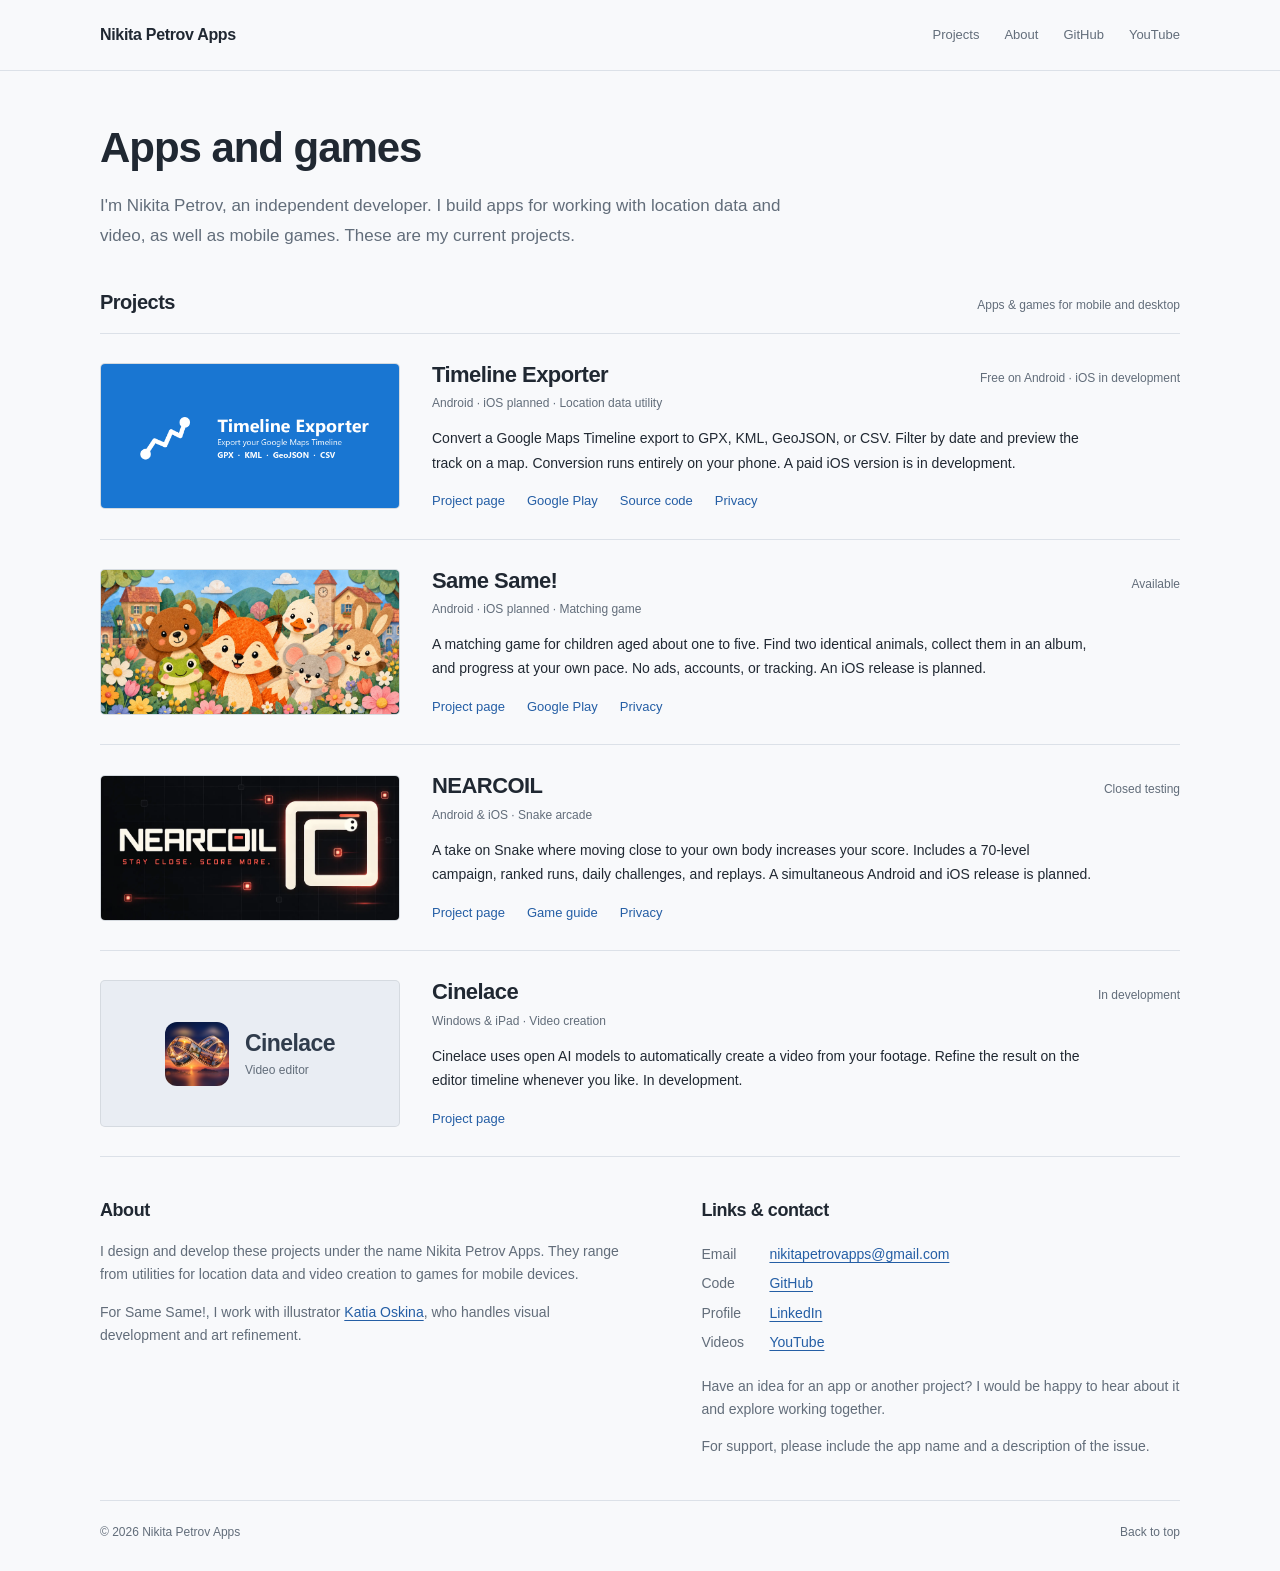
<file: index.html>
<!doctype html>
<html lang="en">
<head>
<script defer src="https://cloud.umami.is/script.js" data-website-id="5e2cd663-6ad2-4dd6-bb33-b5962e952df7"></script>
  <meta charset="utf-8">
  <meta name="viewport" content="width=device-width, initial-scale=1">
  <meta name="theme-color" content="#f8f9fb">
  <title>Nikita Petrov Apps — Apps and games</title>
  <meta name="description" content="Apps for location data and video, and mobile games by independent developer Nikita Petrov.">
  <link rel="canonical" href="https://nikitapetrovapps.com/">
  <meta property="og:type" content="website">
  <meta property="og:title" content="Nikita Petrov Apps">
  <meta property="og:description" content="Apps and games by Nikita Petrov. Project information, downloads, and development status.">
  <meta property="og:url" content="https://nikitapetrovapps.com/">
  <link rel="icon" href="assets/favicon.svg" type="image/svg+xml">
  <link rel="stylesheet" href="assets/studio.css?v=2">
  <link rel="stylesheet" href="style.css?v=2">
  <script src="assets/studio.js?v=2" defer></script>
</head>
<body id="top">
  <a class="skip-link" href="#main">Skip to content</a>
  <header class="studio-bar"><div class="studio-bar-inner">
    <a class="studio-brand" href="/" data-local="nikkittap.github.io/index.html" aria-label="Nikita Petrov Apps home">Nikita Petrov Apps</a>
    <nav class="studio-nav" aria-label="Main navigation"><a href="#projects">Projects</a><a class="studio-about-link" href="#about">About</a><a href="https://github.com/NikkittaP">GitHub</a><a class="studio-youtube" href="https://www.youtube.com/@NikitaPetrovApps">YouTube</a></nav>
  </div></header>
  <main id="main" class="container">
    <section class="intro" aria-labelledby="intro-title">
      <h1 id="intro-title">Apps and games</h1>
      <p>I'm Nikita Petrov, an independent developer. I build apps for working with location data and video, as well as mobile games. These are my current projects.</p>
    </section>
    <section class="projects" id="projects" aria-labelledby="projects-title">
      <div class="section-heading"><h2 id="projects-title">Projects</h2><span>Apps & games for mobile and desktop</span></div>
      <article class="project">
        <a class="project-preview" href="/timeline-exporter/" data-local="timeline-exporter/index.html" aria-label="Timeline Exporter project page"><img src="assets/timeline.png" width="1024" height="500" alt="Timeline Exporter — export to GPX, KML, GeoJSON and CSV"></a>
        <div class="project-info"><div class="project-heading"><h3><a href="/timeline-exporter/" data-local="timeline-exporter/index.html">Timeline Exporter</a></h3><span class="project-status">Free on Android · iOS in development</span></div><p class="project-type">Android · iOS planned · Location data utility</p><p>Convert a Google Maps Timeline export to GPX, KML, GeoJSON, or CSV. Filter by date and preview the track on a map. Conversion runs entirely on your phone. A paid iOS version is in development.</p><div class="project-links"><a href="/timeline-exporter/" data-local="timeline-exporter/index.html">Project page</a><a href="https://play.google.com/store/apps/details?id=io.github.nikkittap.timelineexporter">Google Play</a><a href="https://github.com/NikkittaP/timeline-exporter">Source code</a><a href="/timeline-exporter/PRIVACY.html" data-local="timeline-exporter/PRIVACY.md">Privacy</a></div></div>
      </article>
      <article class="project">
        <a class="project-preview" href="/same-same-game/" data-local="same-same-game/index.html" aria-label="Same Same! project page"><img src="assets/same-same.webp" width="1794" height="876" alt="Same Same! paper-collage animals"></a>
        <div class="project-info"><div class="project-heading"><h3><a href="/same-same-game/" data-local="same-same-game/index.html">Same Same!</a></h3><span class="project-status">Available</span></div><p class="project-type">Android · iOS planned · Matching game</p><p>A matching game for children aged about one to five. Find two identical animals, collect them in an album, and progress at your own pace. No ads, accounts, or tracking. An iOS release is planned.</p><div class="project-links"><a href="/same-same-game/" data-local="same-same-game/index.html">Project page</a><a href="https://play.google.com/store/apps/details?id=com.nikitapetrovapps.samesame">Google Play</a><a href="/same-same-game/privacy/" data-local="same-same-game/privacy/index.html">Privacy</a></div></div>
      </article>
      <article class="project">
        <a class="project-preview" href="/nearcoil-game/" data-local="nearcoil-game/index.html" aria-label="NEARCOIL project page"><img src="assets/nearcoil.webp" width="1794" height="876" loading="lazy" alt="NEARCOIL snake arcade artwork"></a>
        <div class="project-info"><div class="project-heading"><h3><a href="/nearcoil-game/" data-local="nearcoil-game/index.html">NEARCOIL</a></h3><span class="project-status">Closed testing</span></div><p class="project-type">Android &amp; iOS · Snake arcade</p><p>A take on Snake where moving close to your own body increases your score. Includes a 70-level campaign, ranked runs, daily challenges, and replays. A simultaneous Android and iOS release is planned.</p><div class="project-links"><a href="/nearcoil-game/" data-local="nearcoil-game/index.html">Project page</a><a href="/nearcoil-game/wiki/" data-local="nearcoil-game/wiki/index.html">Game guide</a><a href="/nearcoil-game/privacy/" data-local="nearcoil-game/privacy/index.html">Privacy</a></div></div>
      </article>
      <article class="project">
        <a class="project-preview cinelace-preview" href="/cinelace-app/" data-local="cinelace-app/index.html" aria-label="Cinelace project page"><img src="assets/cinelace-icon.png" width="1024" height="1024" loading="lazy" alt=""><span>Cinelace<small>Video editor</small></span></a>
        <div class="project-info"><div class="project-heading"><h3><a href="/cinelace-app/" data-local="cinelace-app/index.html">Cinelace</a></h3><span class="project-status">In development</span></div><p class="project-type">Windows &amp; iPad · Video creation</p><p>Cinelace uses open AI models to automatically create a video from your footage. Refine the result on the editor timeline whenever you like. In development.</p><div class="project-links"><a href="/cinelace-app/" data-local="cinelace-app/index.html">Project page</a></div></div>
      </article>
    </section>
    <section class="about" id="about" aria-labelledby="about-title">
      <div><h2 id="about-title">About</h2><p>I design and develop these projects under the name Nikita Petrov Apps. They range from utilities for location data and video creation to games for mobile devices.</p><p>For Same Same!, I work with illustrator <a href="https://katiaoskina.com/">Katia Oskina</a>, who handles visual development and art refinement.</p></div>
      <div class="contact"><h2>Links & contact</h2><dl><div><dt>Email</dt><dd><a href="mailto:nikitapetrovapps@gmail.com">nikitapetrovapps@gmail.com</a></dd></div><div><dt>Code</dt><dd><a href="https://github.com/NikkittaP">GitHub</a></dd></div><div><dt>Profile</dt><dd><a href="https://www.linkedin.com/in/nikitaapetrov/">LinkedIn</a></dd></div><div><dt>Videos</dt><dd><a href="https://www.youtube.com/@NikitaPetrovApps">YouTube</a></dd></div></dl><p>Have an idea for an app or another project? I would be happy to hear about it and explore working together.</p><p>For support, please include the app name and a description of the issue.</p></div>
    </section>
  </main>
  <footer class="home-footer container"><span>© 2026 Nikita Petrov Apps</span><a href="#top">Back to top</a></footer>
</body>
</html>
</file>
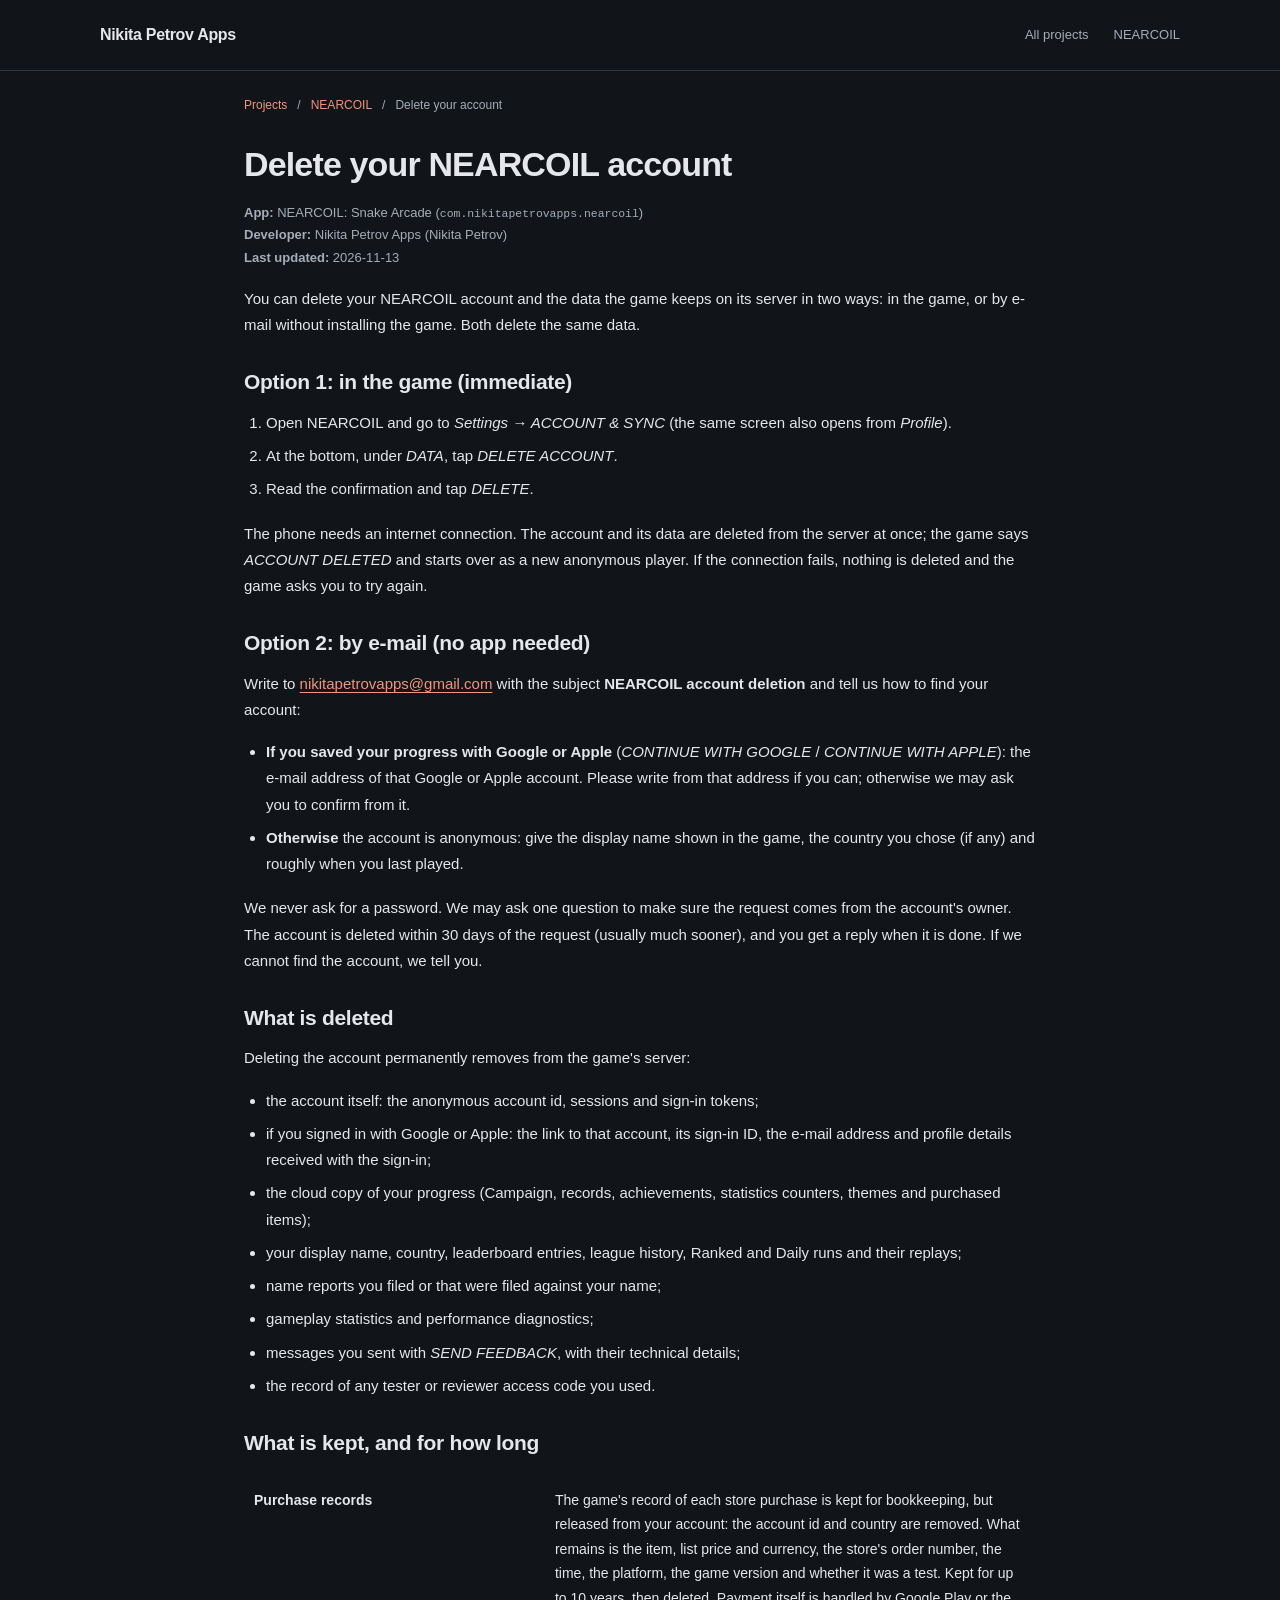
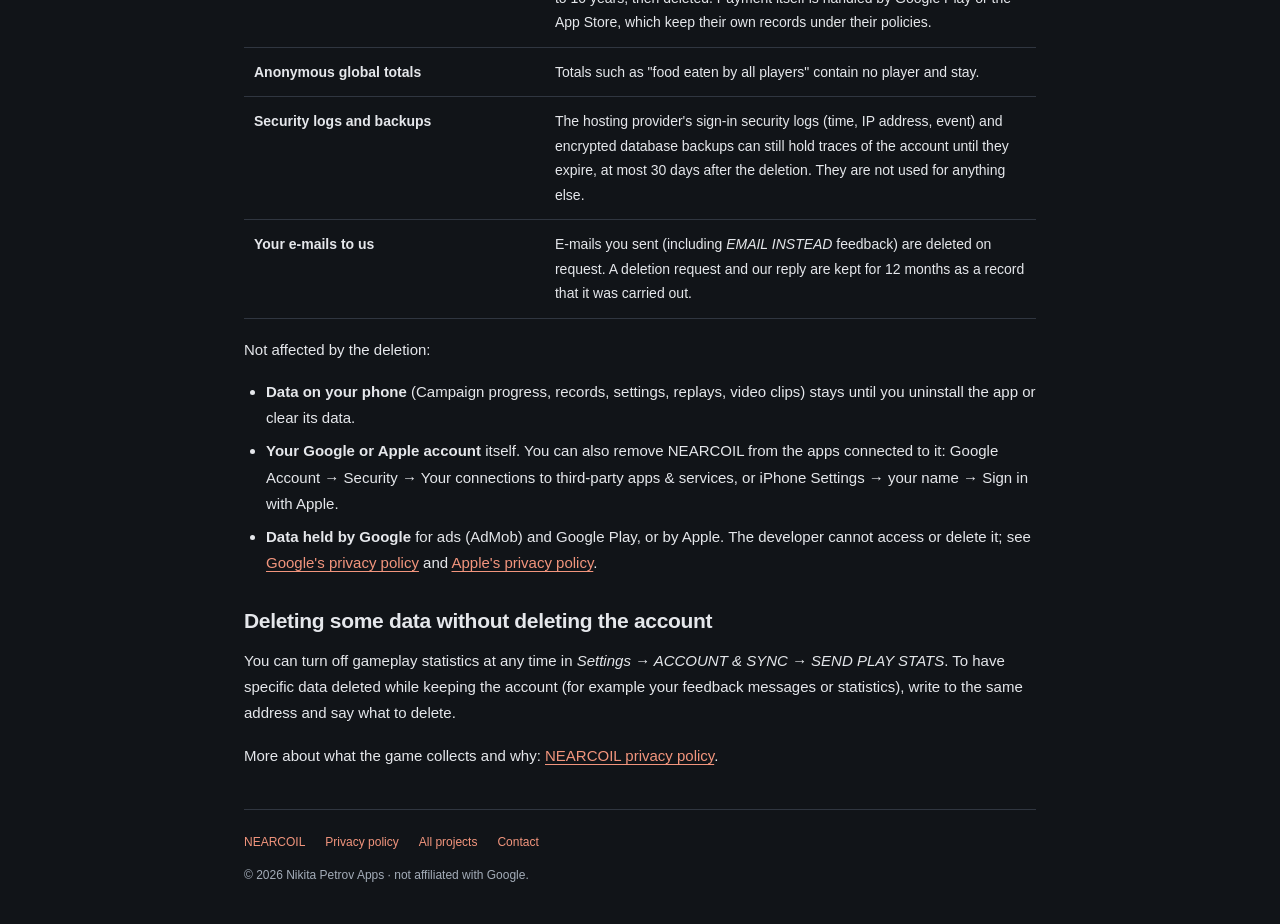
<file: nearcoil/delete-account/index.html>
<!DOCTYPE html>
<html lang="en">
<head>
<script defer src="https://cloud.umami.is/script.js" data-website-id="5e2cd663-6ad2-4dd6-bb33-b5962e952df7"></script>
<meta charset="utf-8">
<meta name="viewport" content="width=device-width, initial-scale=1">
<title>Delete your account — NEARCOIL</title>
<meta name="description" content="How to delete your NEARCOIL account and its data: in the game (Settings → ACCOUNT &amp; SYNC → DELETE ACCOUNT) or by e-mail without installing the game. What is deleted, what is kept and for how long.">
<link rel="canonical" href="https://nikitapetrovapps.com/nearcoil/delete-account/">
<meta name="robots" content="index,follow">
<link rel="icon" href="/assets/favicon.svg" type="image/svg+xml">
<meta property="og:type" content="website">
<meta property="og:title" content="Delete your account — NEARCOIL">
<meta property="og:description" content="Delete your NEARCOIL account and its data, in the game or by e-mail.">
<meta property="og:url" content="https://nikitapetrovapps.com/nearcoil/delete-account/">
<meta property="og:site_name" content="Nikita Petrov Apps">
<link rel="stylesheet" href="/assets/studio.css?v=2">
<link rel="stylesheet" href="/assets/documents.css?v=2">
<script src="/assets/studio.js?v=2" defer></script>
</head>
<body class="document-page document-near" id="top">
<a class="skip-link" href="#main">Skip to content</a>
<header class="studio-bar"><div class="studio-bar-inner"><a class="studio-brand" href="/" aria-label="Nikita Petrov Apps home">Nikita Petrov Apps</a><nav class="studio-nav" aria-label="Studio navigation"><a href="/#projects">All projects</a><a href="/nearcoil-game/">NEARCOIL</a></nav></div></header>
<div class="document-wrap">
<nav class="breadcrumbs" aria-label="Breadcrumb"><a href="/">Projects</a><span aria-hidden="true">/</span><a href="/nearcoil-game/">NEARCOIL</a><span aria-hidden="true">/</span><span aria-current="page">Delete your account</span></nav>
<main class="document-content" id="main">
  <h1>Delete your NEARCOIL account</h1>
  <p class="updated"><strong>App:</strong> NEARCOIL: Snake Arcade (<code>com.nikitapetrovapps.nearcoil</code>)<br>
  <strong>Developer:</strong> Nikita Petrov Apps (Nikita Petrov)<br>
  <strong>Last updated:</strong> 2026-11-13</p>

  <p>You can delete your NEARCOIL account and the data the game keeps on its server in two ways: in the game, or by e-mail without installing the game. Both delete the same data.</p>

  <h2 id="in-the-game">Option 1: in the game (immediate)</h2>
  <ol>
    <li>Open NEARCOIL and go to <em>Settings → ACCOUNT &amp; SYNC</em> (the same screen also opens from <em>Profile</em>).</li>
    <li>At the bottom, under <em>DATA</em>, tap <em>DELETE ACCOUNT</em>.</li>
    <li>Read the confirmation and tap <em>DELETE</em>.</li>
  </ol>
  <p>The phone needs an internet connection. The account and its data are deleted from the server at once; the game says <em>ACCOUNT DELETED</em> and starts over as a new anonymous player. If the connection fails, nothing is deleted and the game asks you to try again.</p>

  <h2 id="by-email">Option 2: by e-mail (no app needed)</h2>
  <p>Write to <a href="mailto:nikitapetrovapps@gmail.com?subject=NEARCOIL%20account%20deletion&amp;body=Please%20delete%20my%20NEARCOIL%20account%20and%20its%20data.%0A%0AE-mail%20of%20the%20Google%20or%20Apple%20account%20I%20signed%20in%20with%20(if%20any)%3A%20%0ADisplay%20name%20in%20the%20game%3A%20%0ACountry%20chosen%20in%20the%20game%20(if%20any)%3A%20%0AWhen%20I%20last%20played%20(roughly)%3A%20">nikitapetrovapps@gmail.com</a> with the subject <strong>NEARCOIL account deletion</strong> and tell us how to find your account:</p>
  <ul>
    <li><strong>If you saved your progress with Google or Apple</strong> (<em>CONTINUE WITH GOOGLE</em> / <em>CONTINUE WITH APPLE</em>): the e-mail address of that Google or Apple account. Please write from that address if you can; otherwise we may ask you to confirm from it.</li>
    <li><strong>Otherwise</strong> the account is anonymous: give the display name shown in the game, the country you chose (if any) and roughly when you last played.</li>
  </ul>
  <p>We never ask for a password. We may ask one question to make sure the request comes from the account's owner. The account is deleted within 30 days of the request (usually much sooner), and you get a reply when it is done. If we cannot find the account, we tell you.</p>

  <h2 id="deleted">What is deleted</h2>
  <p>Deleting the account permanently removes from the game's server:</p>
  <ul>
    <li>the account itself: the anonymous account id, sessions and sign-in tokens;</li>
    <li>if you signed in with Google or Apple: the link to that account, its sign-in ID, the e-mail address and profile details received with the sign-in;</li>
    <li>the cloud copy of your progress (Campaign, records, achievements, statistics counters, themes and purchased items);</li>
    <li>your display name, country, leaderboard entries, league history, Ranked and Daily runs and their replays;</li>
    <li>name reports you filed or that were filed against your name;</li>
    <li>gameplay statistics and performance diagnostics;</li>
    <li>messages you sent with <em>SEND FEEDBACK</em>, with their technical details;</li>
    <li>the record of any tester or reviewer access code you used.</li>
  </ul>

  <h2 id="kept">What is kept, and for how long</h2>
  <div class="table-scroll"><table>
    <tr><th>Purchase records</th><td>The game's record of each store purchase is kept for bookkeeping, but released from your account: the account id and country are removed. What remains is the item, list price and currency, the store's order number, the time, the platform, the game version and whether it was a test. Kept for up to 10 years, then deleted. Payment itself is handled by Google Play or the App Store, which keep their own records under their policies.</td></tr>
    <tr><th>Anonymous global totals</th><td>Totals such as "food eaten by all players" contain no player and stay.</td></tr>
    <tr><th>Security logs and backups</th><td>The hosting provider's sign-in security logs (time, IP address, event) and encrypted database backups can still hold traces of the account until they expire, at most 30 days after the deletion. They are not used for anything else.</td></tr>
    <tr><th>Your e-mails to us</th><td>E-mails you sent (including <em>EMAIL INSTEAD</em> feedback) are deleted on request. A deletion request and our reply are kept for 12 months as a record that it was carried out.</td></tr>
  </table></div>
  <p>Not affected by the deletion:</p>
  <ul>
    <li><strong>Data on your phone</strong> (Campaign progress, records, settings, replays, video clips) stays until you uninstall the app or clear its data.</li>
    <li><strong>Your Google or Apple account</strong> itself. You can also remove NEARCOIL from the apps connected to it: Google Account → Security → Your connections to third-party apps &amp; services, or iPhone Settings → your name → Sign in with Apple.</li>
    <li><strong>Data held by Google</strong> for ads (AdMob) and Google Play, or by Apple. The developer cannot access or delete it; see <a href="https://policies.google.com/privacy">Google's privacy policy</a> and <a href="https://www.apple.com/legal/privacy/">Apple's privacy policy</a>.</li>
  </ul>

  <h2 id="partial">Deleting some data without deleting the account</h2>
  <p>You can turn off gameplay statistics at any time in <em>Settings → ACCOUNT &amp; SYNC → SEND PLAY STATS</em>. To have specific data deleted while keeping the account (for example your feedback messages or statistics), write to the same address and say what to delete.</p>

  <p>More about what the game collects and why: <a href="/nearcoil-game/privacy/">NEARCOIL privacy policy</a>.</p>
</main>
<footer class="document-footer"><div class="document-footer-links"><a href="/nearcoil-game/">NEARCOIL</a><a href="/nearcoil-game/privacy/">Privacy policy</a><a href="/">All projects</a><a href="mailto:nikitapetrovapps@gmail.com">Contact</a></div><p>© 2026 Nikita Petrov Apps · not affiliated with Google.</p></footer>
</div>
</body>
</html>
</file>
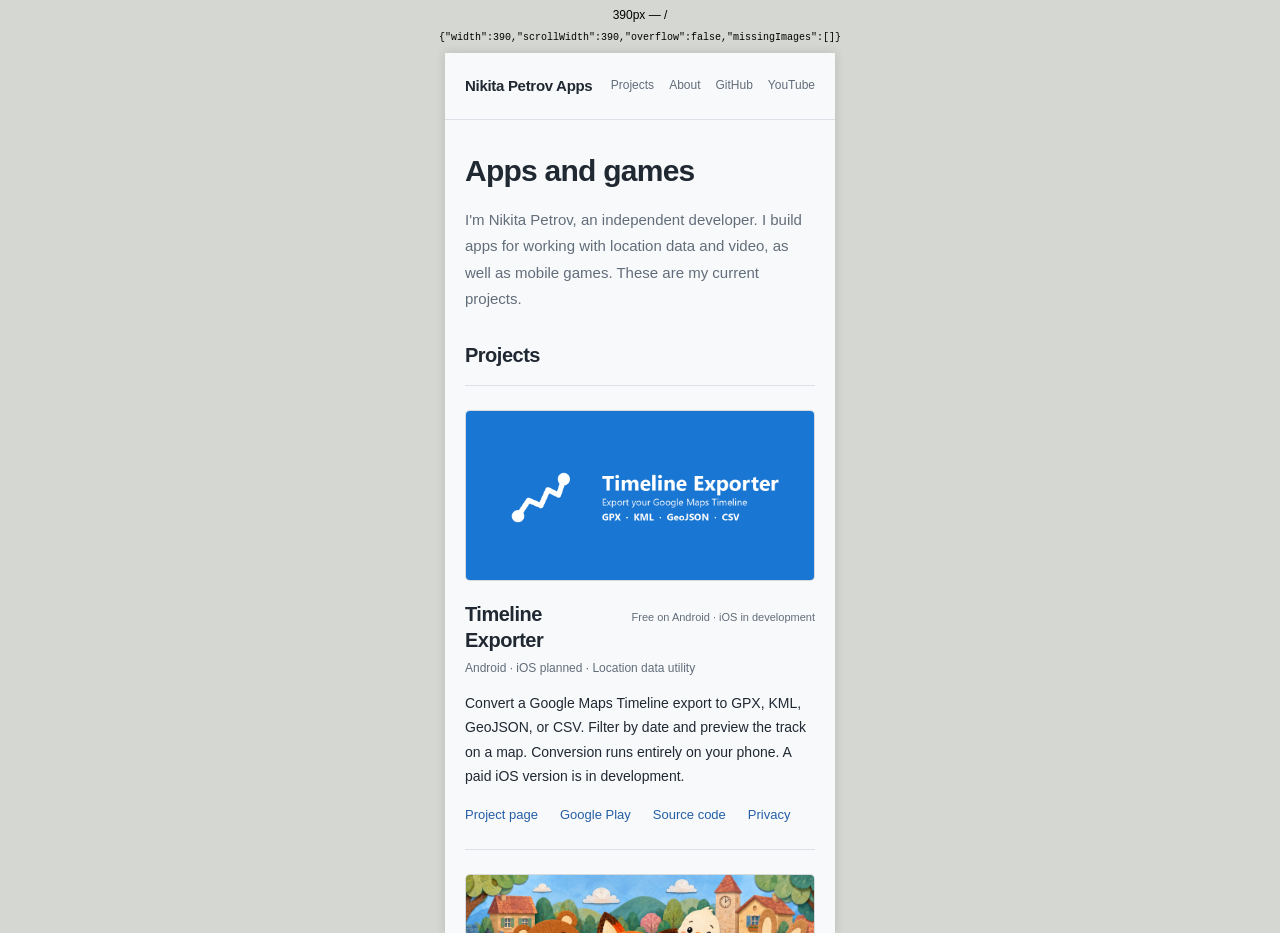
<file: tools/responsive.html>
<!doctype html><html lang="en"><head><meta charset="utf-8"><title>Responsive layout preview</title><style>body{margin:0;background:#d5d8d2;font:12px sans-serif}p{margin:8px;text-align:center}iframe{border:0;display:block;margin:auto;background:#f5f3ec;box-shadow:0 0 10px #0002}</style></head><body><p id="label">Responsive layout preview</p><pre id="report" style="white-space:pre-wrap;text-align:center;font-size:10px"></pre><iframe title="Website preview" width="390" height="880" src="/"></iframe><script>const q=new URLSearchParams(location.search);const frame=document.querySelector('iframe');const width=Number(q.get('width'));if([320,390,600,768,1024].includes(width))frame.width=width;const path=q.get('path');if(path&&/^\/(?:(?:same-same-game|nearcoil-game|timeline-exporter|cinelace-app)\/(?:[a-zA-Z0-9_-]+\/)*(?:[a-zA-Z0-9_-]+\.html)?)?$/.test(path))frame.src=path;document.querySelector('#label').textContent=frame.width+'px — '+frame.getAttribute('src');frame.addEventListener('load',()=>{const d=frame.contentDocument;const width=frame.contentWindow.innerWidth;const images=[...d.images].filter(i=>i.complete&&!i.naturalWidth).map(i=>i.getAttribute('src'));document.querySelector('#report').textContent=JSON.stringify({width,scrollWidth:d.documentElement.scrollWidth,overflow:d.documentElement.scrollWidth>width,missingImages:images});});</script></body></html>
</file>
<file: assets/studio.css>
:root {
  --studio-font: "Segoe UI", -apple-system, BlinkMacSystemFont, Arial, sans-serif;
  --studio-ink: #202832;
  --studio-muted: #626d7a;
  --studio-line: #dce1e8;
  --studio-accent: #245ea5;
}
* { box-sizing: border-box; }
html { scroll-padding-top: 24px; }
body { font-family: var(--studio-font); }
a:focus-visible, summary:focus-visible, button:focus-visible { outline: 2px solid var(--studio-accent); outline-offset: 4px; }
.skip-link { position: absolute; left: 20px; top: -100px; z-index: 10; background: #202832; color: #fff; padding: 12px 18px; border-radius: 3px; }
.skip-link:focus { top: 12px; }
.studio-bar { padding: 0 28px; border-bottom: 1px solid var(--studio-line); }
.studio-bar-inner { max-width: 1080px; margin: 0 auto; min-height: 70px; display: flex; align-items: center; justify-content: space-between; gap: 25px; }
.studio-brand { color: var(--studio-ink); font-family: var(--studio-font); font-size: 16px; font-weight: 650; line-height: 1.3; text-decoration: none; letter-spacing: -.02em; flex-shrink: 0; }
.studio-nav { display: flex; align-items: center; gap: 25px; font-size: 13px; }
.studio-nav a { color: var(--studio-muted); text-decoration: none; padding: 12px 0; white-space: nowrap; }
.studio-nav a:hover { color: var(--studio-accent); text-decoration: underline; text-underline-offset: 4px; }
@media (max-width: 600px) {
  .studio-bar { padding: 0 20px; }
  .studio-bar-inner { min-height: 66px; gap: 12px; flex-wrap: wrap; padding-block: 12px; }
  .studio-brand { font-size: 15px; }
  .studio-nav { gap: 18px; font-size: 12px; }
  .studio-nav a { padding: 5px 0; }
}
@media (max-width: 410px) { .studio-nav { gap: 15px; } }
@media (prefers-reduced-motion: reduce) {
  *, *::before, *::after { transition: none !important; animation: none !important; scroll-behavior: auto !important; }
}
</file>
<file: style.css>
:root { --bg: #f8f9fb; --fg: #202832; --muted: #626d7a; --line: #dce1e8; --link: #245ea5; }
body { margin: 0; background: var(--bg); color: var(--fg); font-size: 15px; line-height: 1.65; }
a { color: var(--link); text-underline-offset: 3px; }
a:hover { text-decoration: underline; }
h1,h2,h3,p { margin-top: 0; }
h1,h2,h3 { font-family: var(--studio-font); letter-spacing: -.025em; }
.container { width: min(1080px,calc(100% - 56px)); margin-inline: auto; }
.intro { padding: 52px 0 38px; max-width: 710px; }
h1 { font-size: clamp(30px,4vw,42px); line-height: 1.2; font-weight: 650; margin-bottom: 18px; }
.intro p { font-size: 17px; line-height: 1.75; color: var(--muted); margin: 0; }
.section-heading { display: flex; align-items: baseline; justify-content: space-between; gap: 20px; padding-bottom: 17px; border-bottom: 1px solid var(--line); }
h2 { font-size: 20px; line-height: 1.3; font-weight: 650; margin-bottom: 18px; }
.section-heading h2 { margin: 0; }
.section-heading>span { color: var(--muted); font-size: 12px; }
.project { display: grid; grid-template-columns: 300px minmax(0,1fr); gap: 32px; align-items: center; padding: 27px 0; border-bottom: 1px solid var(--line); }
.project-preview { display: block; overflow: hidden; border: 1px solid #1b273318; border-radius: 5px; background: #e9edf2; aspect-ratio: 1794/876; }
.project-preview>img { width: 100%; height: 100%; object-fit: cover; display: block; }
.project-heading { display: flex; align-items: baseline; justify-content: space-between; gap: 18px; }
.project h3 { font-size: 22px; line-height: 1.3; margin: 0; font-weight: 650; }
.project h3 a { color: var(--fg); text-decoration: none; }
.project h3 a:hover { color: var(--link); }
.project-status { font-size: 12px; color: var(--muted); white-space: nowrap; }
.project .project-type { margin: 5px 0 12px; font-size: 12px; color: var(--muted); }
.project-info>p:not(.project-type) { font-size: 14px; line-height: 1.75; margin-bottom: 15px; max-width: 660px; }
.project-links { display: flex; flex-wrap: wrap; gap: 10px 22px; font-size: 13px; }
.project-links a { text-decoration: none; }
.project-links a:hover { text-decoration: underline; }
.cinelace-preview { display: flex; align-items: center; justify-content: center; gap: 16px; background: #e9edf3; color: #303c4c; text-decoration: none; }
.cinelace-preview:hover { text-decoration: none; }
.cinelace-preview>img { height: 64px; width: 64px; border-radius: 12px; }
.cinelace-preview>span { font-size: 23px; font-weight: 600; line-height: 1.3; letter-spacing: -.025em; }
.cinelace-preview small { display: block; font-size: 12px; font-weight: 400; color: var(--muted); letter-spacing: 0; margin-top: 4px; }
.about { padding: 42px 0; display: grid; grid-template-columns: 1.1fr 1fr; gap: 75px; }
.about p { font-size: 14px; color: var(--muted); margin-bottom: 14px; }
.about p:last-child { margin-bottom: 0; }
.about h2 { font-size: 18px; }
dl { margin: 0 0 18px; font-size: 14px; }
dl>div { display: flex; gap: 20px; padding: 3px 0; }
dt { color: var(--muted); width: 48px; flex-shrink: 0; }
dd { margin: 0; overflow-wrap: anywhere; }
.home-footer { display: flex; align-items: center; justify-content: space-between; gap: 20px; border-top: 1px solid var(--line); padding: 22px 0 28px; font-size: 12px; color: var(--muted); }
.home-footer a { color: var(--muted); text-decoration: none; }
@media(max-width:850px) {
  .project { grid-template-columns: 250px minmax(0,1fr); gap: 25px; }
  .project-heading { align-items: start; flex-direction: column; gap: 4px; }
  .project .project-type { margin-top: 6px; }
  .about { gap: 40px; }
}
@media(max-width:600px) {
  .container { width: calc(100% - 40px); }
  .intro { padding: 33px 0 30px; }
  .intro p { font-size: 15px; }
  .section-heading>span { display: none; }
  .project { grid-template-columns: 1fr; gap: 20px; padding: 24px 0; }
  .project-preview { width: 100%; }
  .project-heading { flex-direction: row; align-items: baseline; gap: 12px; }
  .project h3 { font-size: 20px; }
  .project-status { font-size: 11px; }
  .about { grid-template-columns: 1fr; gap: 28px; padding-block: 30px; }
}
@media(max-width:380px) { .project-heading { flex-direction: column; gap: 3px; } .home-footer { font-size: 11px; } }
</file>
<file: assets/documents.css>
/* Shared reading layout for policies and other project documents. */
body.document-page {
  --bg: #f8f9fb; --fg: #202832; --muted: #626d7a; --line: #dce1e8; --link: #245ea5;
  --studio-ink: var(--fg); --studio-muted: var(--muted); --studio-line: var(--line); --studio-accent: var(--link);
  margin: 0; color: var(--fg); background: var(--bg); font: 15px/1.75 var(--studio-font);
}
body.document-same { --bg: #faf9f6; --fg: #29312d; --muted: #616b63; --line: #dce0d7; --link: #4a6e51; }
body.document-near { --bg: #111418; --fg: #e5e7eb; --muted: #a4adb9; --line: #303640; --link: #f2957d; }
.document-page a { color: var(--link); text-underline-offset: 3px; }
.document-page .studio-brand { color: var(--fg); }
.document-page .studio-nav a { color: var(--muted); text-decoration: none; }
.document-wrap { max-width: 840px; padding: 0 24px; margin: 0 auto; }
.breadcrumbs { display: flex; flex-wrap: wrap; gap: 7px 10px; font-size: 12px; line-height: 1.6; color: var(--muted); margin: 25px 0 28px; }
.breadcrumbs a { text-decoration: none; }
.breadcrumbs a:hover { text-decoration: underline; }
.breadcrumbs span[aria-hidden] { color: var(--muted); }
.document-content h1 { font-size: clamp(26px,3.5vw,34px); line-height: 1.25; font-weight: 650; letter-spacing: -.025em; margin: 0 0 16px; }
.document-content h2 { font-size: 21px; font-weight: 650; letter-spacing: -.015em; line-height: 1.35; margin: 30px 0 13px; }
.document-content h3 { font-size: 17px; line-height: 1.4; margin: 24px 0 10px; }
.document-content p { margin: 0 0 16px; }
.document-content .updated { color: var(--muted); font-size: 13px; }
.document-content ul,.document-content ol { padding-left: 22px; margin: 0 0 18px; }
.document-content li { margin: 7px 0; }
.document-content code { font-family: ui-monospace,Consolas,monospace; font-size: .88em; overflow-wrap: anywhere; }
.document-content table { border-collapse: collapse; width: 100%; margin: 0; font-size: 14px; }
.document-content th,.document-content td { border-bottom: 1px solid var(--line); padding: 12px 10px; vertical-align: top; text-align: left; overflow-wrap: anywhere; }
.document-content th { width: 38%; font-weight: 600; }
.table-scroll { overflow-x: auto; margin: 18px 0; }
.document-toc { border-top: 1px solid var(--line); border-bottom: 1px solid var(--line); margin: 24px 0 28px; padding: 13px 0; }
.document-toc summary { cursor: pointer; font-size: 13px; font-weight: 600; }
.document-toc ul { columns: 2; column-gap: 24px; margin: 14px 0 0; font-size: 13px; }
.document-toc li { break-inside: avoid; }
.document-footer { border-top: 1px solid var(--line); margin-top: 40px; padding: 22px 0 30px; color: var(--muted); font-size: 12px; }
.document-footer p { margin: 0 0 8px; }
.document-footer-links { display: flex; flex-wrap: wrap; gap: 8px 20px; margin-bottom: 12px; }
.document-footer a { text-decoration: none; }
.document-footer a:hover { text-decoration: underline; }
@media(max-width:600px) {
  .document-wrap { padding: 0 20px; }
  .breadcrumbs { margin: 20px 0 24px; }
  .document-toc ul { columns: 1; }
  .document-content table { font-size: 13px; }
  .document-content th,.document-content td { padding: 10px 6px; }
}
</file>
